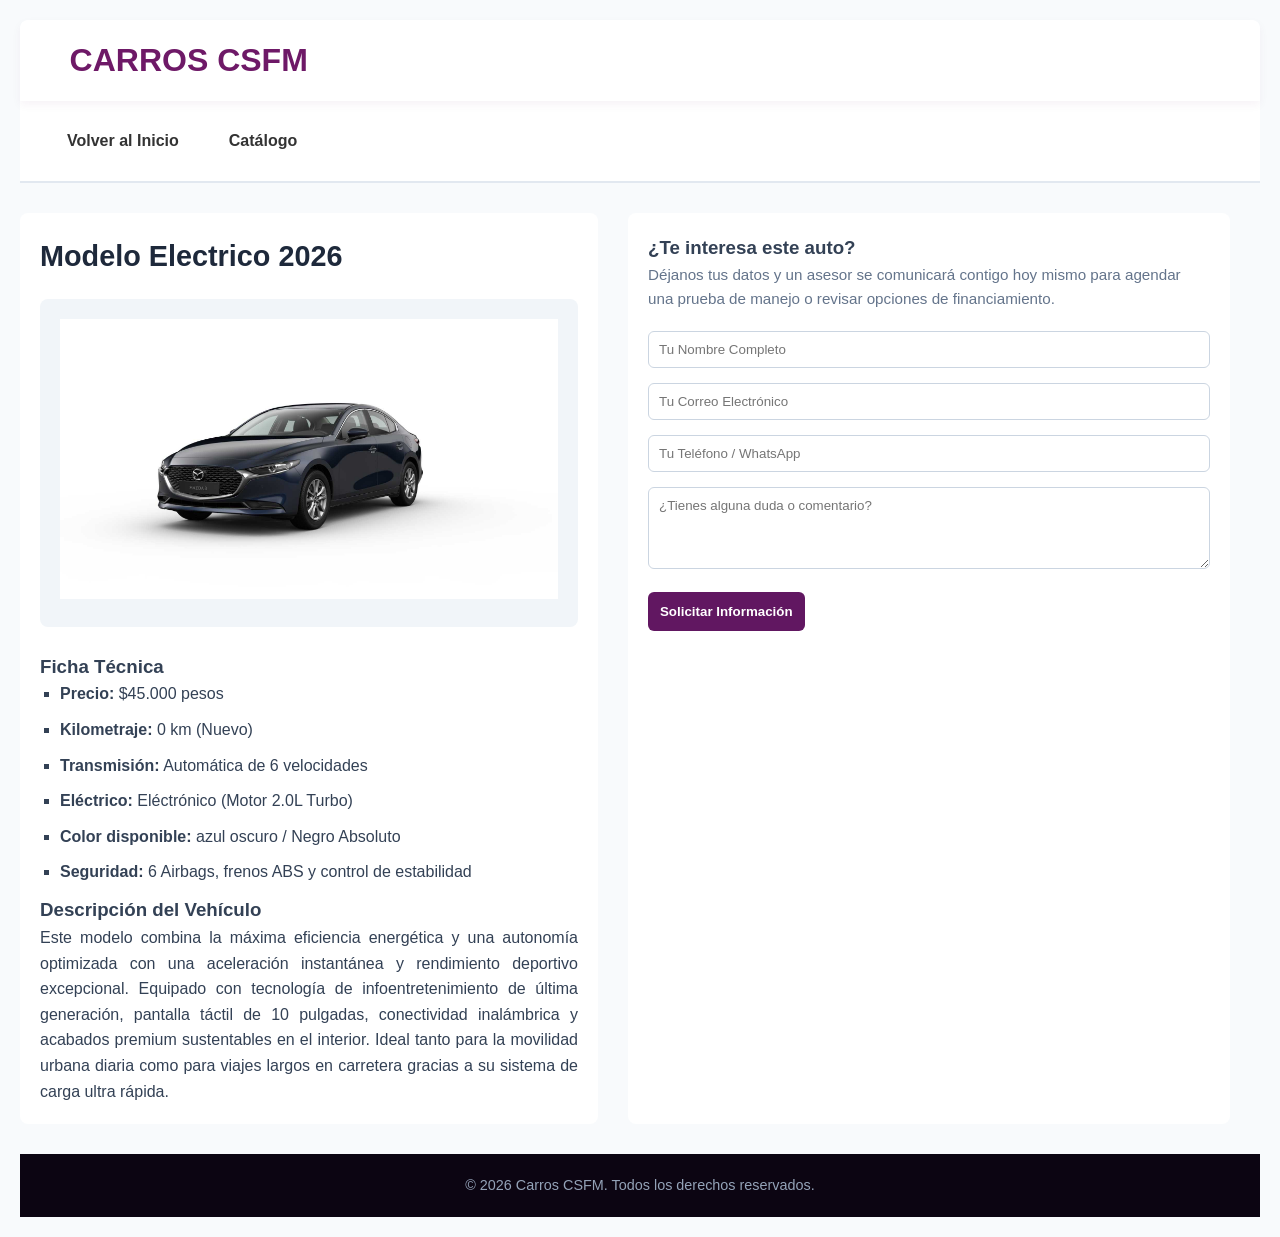
<file: carro-electrico.html>
<!doctype html>
<html lang="es">
  <head>
    <meta charset="UTF-8" />
    <meta name="viewport" content="width=device-width, initial-scale=1.0" />
    <title>Detalles: Modelo Eléctrico - CARROS CSFM</title>
    <link rel="stylesheet" href="css/Style_cars.css" />
    <link rel="stylesheet" href="css/Style.css" />
  </head>
  <body>
    <div class="container">
      <header class="header">
        <h1>CARROS CSFM</h1>
      </header>

      <nav class="nav">
        <ul>
          <li><a href="index.html">Volver al Inicio</a></li>
          <li><a href="index.html#catalogo">Catálogo</a></li>
        </ul>
      </nav>
      
      <div class="main-wrapper clearfix">
        <main class="main">
          <div class="detalle-producto">
            <h2>Modelo Electrico 2026</h2>

            <div class="car-image-container">
              <img src="imagenes/carro2.png" alt="Modelo Elétrico" />
            </div>

            <h3>Ficha Técnica</h3>
            <ul class="ficha-tecnica">
              <li><strong>Precio:</strong> $45.000 pesos</li>
              <li><strong>Kilometraje:</strong> 0 km (Nuevo)</li>
              <li><strong>Transmisión:</strong> Automática de 6 velocidades</li>
              <li><strong>Eléctrico:</strong> Eléctrónico (Motor 2.0L Turbo)</li>
              <li>
                <strong>Color disponible:</strong> azul oscuro / Negro Absoluto
              </li>
              <li>
                <strong>Seguridad:</strong> 6 Airbags, frenos ABS y control de
                estabilidad
              </li>
            </ul>

            <h3>Descripción del Vehículo</h3>
            <p class="descripcion-texto">
              Este modelo combina la máxima eficiencia energética y 
              una autonomía optimizada con una aceleración instantánea
               y rendimiento deportivo excepcional. Equipado con tecnología 
               de infoentretenimiento de última generación, pantalla táctil de 10 pulgadas, 
               conectividad inalámbrica y acabados premium sustentables en el interior. 
               Ideal tanto para la movilidad urbana diaria como para viajes largos en carretera 
               gracias a su sistema de carga ultra rápida.
            </p>
          </div>
        </main>

        <aside class="sidebar">
          <div class="contacto-asesor">
            <h3>¿Te interesa este auto?</h3>
            <p class="contacto-instrucciones">
              Déjanos tus datos y un asesor se comunicará contigo hoy mismo para
              agendar una prueba de manejo o revisar opciones de financiamiento.
            </p>

            <form action="#" class="formulario-contacto">
              <input type="text" placeholder="Tu Nombre Completo" required />
              <input
                type="email"
                placeholder="Tu Correo Electrónico"
                required
              />
              <input type="tel" placeholder="Tu Teléfono / WhatsApp" required />
              <textarea
                placeholder="¿Tienes alguna duda o comentario?"
                rows="4"
              ></textarea>

              <button type="submit" class="btn-enviar">
                Solicitar Información
              </button>
            </form>
          </div>
        </aside>
      </div>

      <footer class="footer">
        <p>© 2026 Carros CSFM. Todos los derechos reservados.</p>
      </footer>
    </div>
  </body>
</html>
</file>
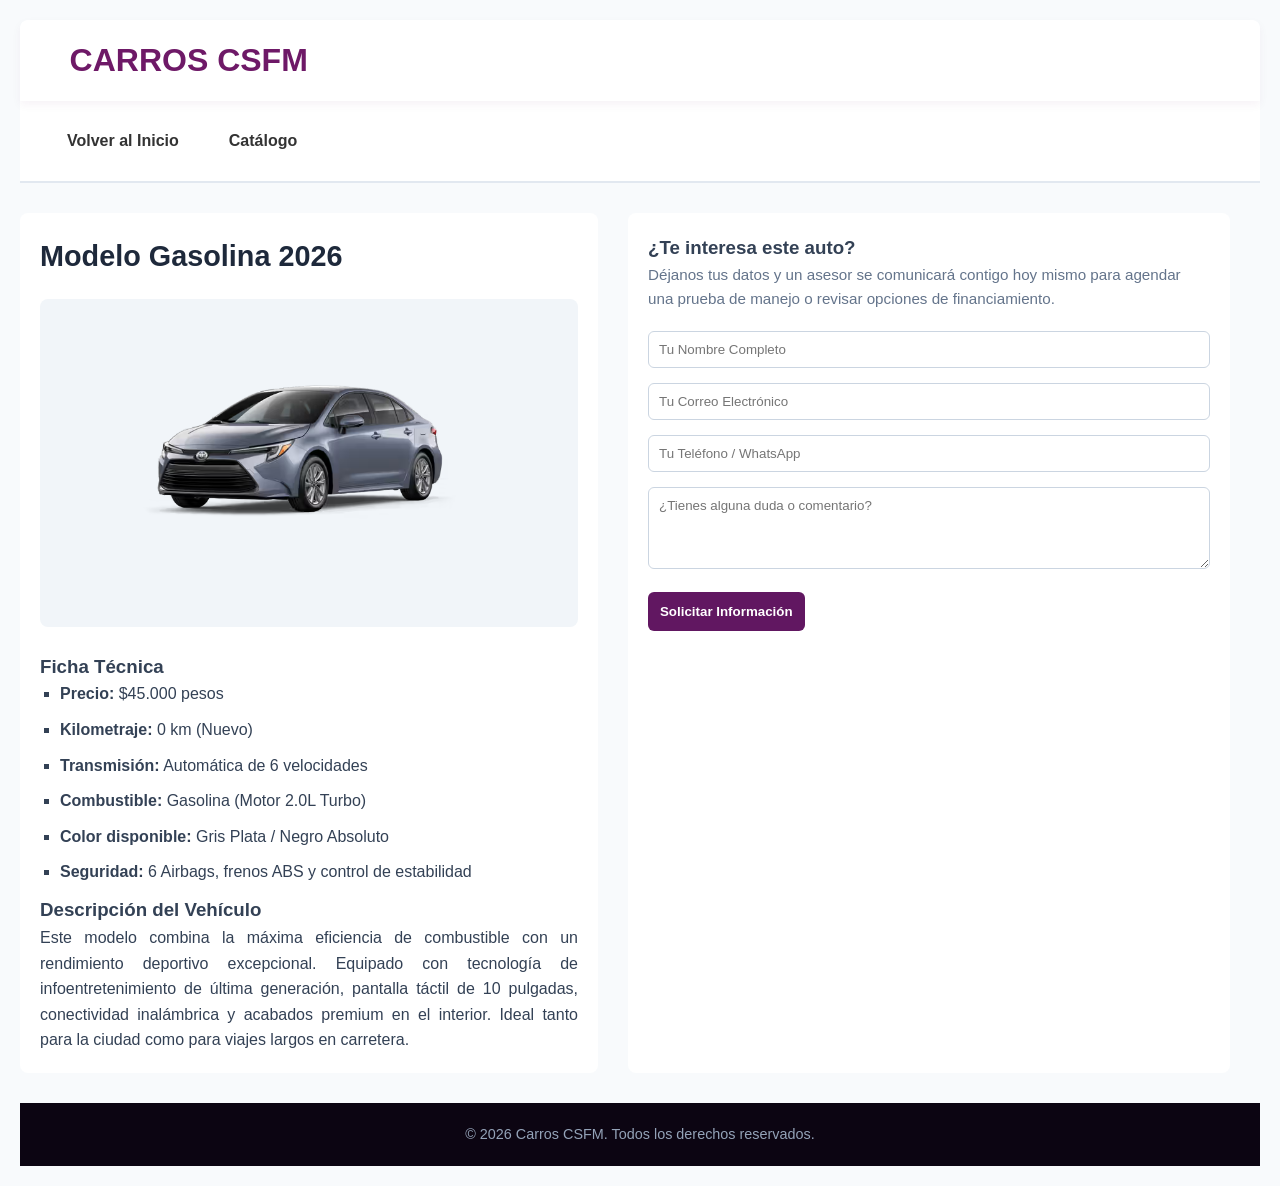
<file: carro-gasolina.html>
<!doctype html>
<html lang="es">
  <head>
    <meta charset="UTF-8" />
    <meta name="viewport" content="width=device-width, initial-scale=1.0" />
    <title>Detalles: Modelo Gasolina - CARROS CSFM</title>
    <link rel="stylesheet" href="css/Style_cars.css" />
    <link rel="stylesheet" href="css/Style.css" />
  </head>
  <body>
    <div class="container">
      <header class="header">
        <h1>CARROS CSFM</h1>
      </header>
            
      <nav class="nav">
        <ul>
          <li><a href="index.html">Volver al Inicio</a></li>
          <li><a href="index.html#catalogo">Catálogo</a></li>
        </ul>
      </nav>

      <div class="main-wrapper clearfix">
        <main class="main">
          <div class="detalle-producto">
            <h2>Modelo Gasolina 2026</h2>

            <div class="car-image-container">
              <img src="imagenes/carro1.png" alt="Modelo Gasolina" />
            </div>

            <h3>Ficha Técnica</h3>
            <ul class="ficha-tecnica">
              <li><strong>Precio:</strong> $45.000 pesos</li>
              <li><strong>Kilometraje:</strong> 0 km (Nuevo)</li>
              <li><strong>Transmisión:</strong> Automática de 6 velocidades</li>
              <li><strong>Combustible:</strong> Gasolina (Motor 2.0L Turbo)</li>
              <li>
                <strong>Color disponible:</strong> Gris Plata / Negro Absoluto
              </li>
              <li>
                <strong>Seguridad:</strong> 6 Airbags, frenos ABS y control de
                estabilidad
              </li>
            </ul>

            <h3>Descripción del Vehículo</h3>
            <p class="descripcion-texto">
              Este modelo combina la máxima eficiencia de combustible con un
              rendimiento deportivo excepcional. Equipado con tecnología de
              infoentretenimiento de última generación, pantalla táctil de 10
              pulgadas, conectividad inalámbrica y acabados premium en el
              interior. Ideal tanto para la ciudad como para viajes largos en
              carretera.
            </p>
          </div>
        </main>

        <aside class="sidebar">
          <div class="contacto-asesor">
            <h3>¿Te interesa este auto?</h3>
            <p class="contacto-instrucciones">
              Déjanos tus datos y un asesor se comunicará contigo hoy mismo para
              agendar una prueba de manejo o revisar opciones de financiamiento.
            </p>

            <form action="#" class="formulario-contacto">
              <input type="text" placeholder="Tu Nombre Completo" required />
              <input
                type="email"
                placeholder="Tu Correo Electrónico"
                required
              />
              <input type="tel" placeholder="Tu Teléfono / WhatsApp" required />
              <textarea
                placeholder="¿Tienes alguna duda o comentario?"
                rows="4"
              ></textarea>

              <button type="submit" class="btn-enviar">
                Solicitar Información
              </button>
            </form>
          </div>
        </aside>
      </div>

      <footer class="footer">
        <p>© 2026 Carros CSFM. Todos los derechos reservados.</p>
      </footer>
    </div>
  </body>
</html>
</file>
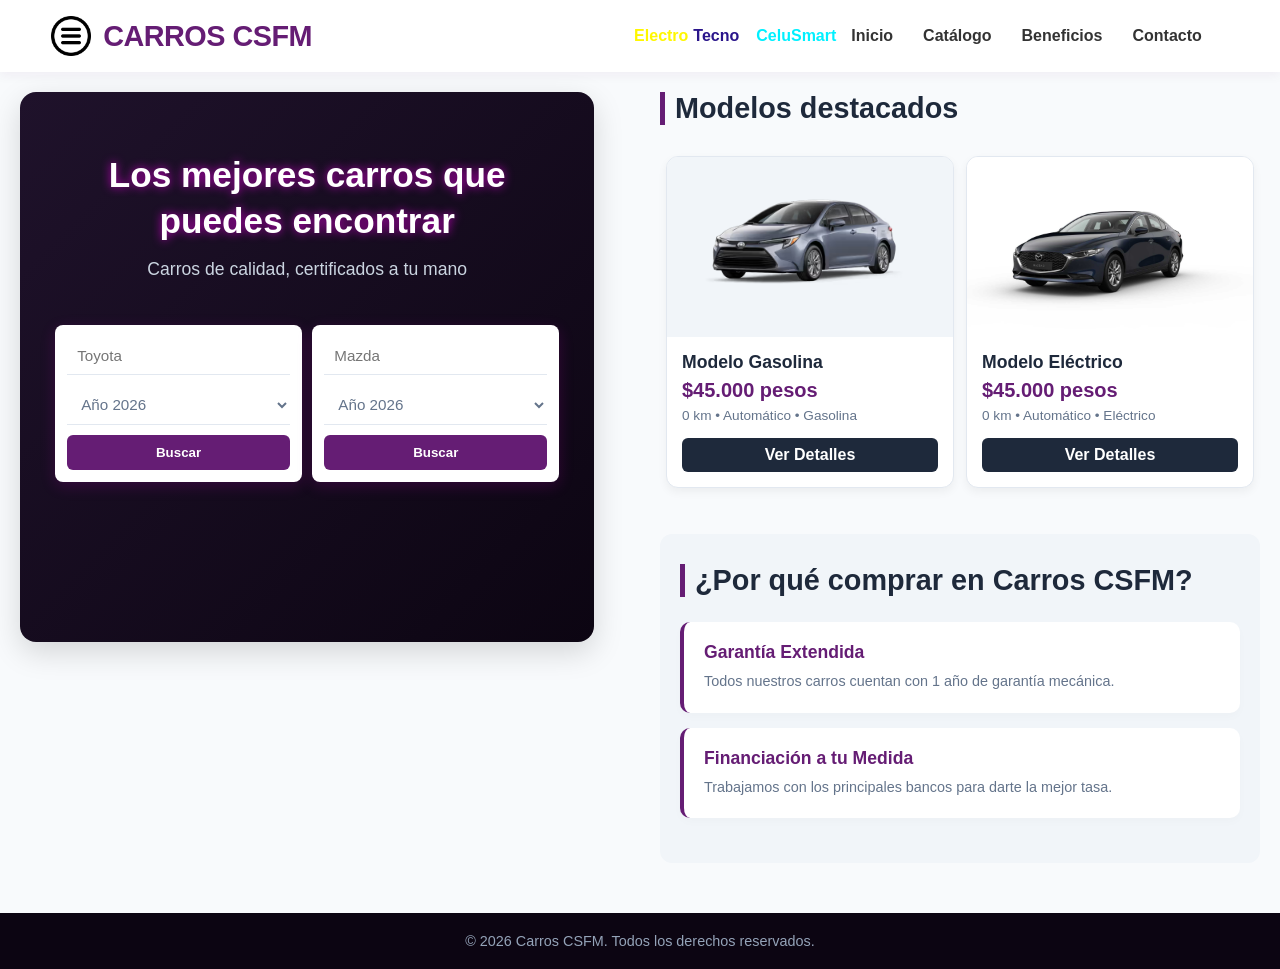
<file: cars.html>
<!doctype html>
<html lang="es">
  <head>
    <meta charset="UTF-8" />
    <meta name="viewport" content="width=device-width, initial-scale=1.0" />
    <title>CARROS CSFM</title>
    <link rel="stylesheet" href="css/Style.css" />
  </head>
  <body>
    <div class="container">
      <header class="header">
        <div class="logo-area">
          <img src="imagenes/menu-icon.png" alt="menu-pagina" />
          <h1>CARROS CSFM</h1>
        </div>
        <nav class="nav">
          <ul>
            <a class="logo" href="index.html">Electro<span>Tecno</span></a>
            <a class="logoCelu" href="pag1.html">CeluSmart</a>
            <li><a href="#inicio">Inicio</a></li>
            <li><a href="#catalogo">Catálogo</a></li>
            <li><a href="#beneficios">Beneficios</a></li>
            <li><a href="#contacto">Contacto</a></li>
          </ul>
        </nav>
      </header>

      <div class="main-wrapper clearfix">
        <main class="main" id="inicio">
          <div class="presentacion-content">
            <h2>Los mejores carros que puedes encontrar</h2>
            <p>Carros de calidad, certificados a tu mano</p>

            <div class="search-container clearfix">
              <form action="search-box" class="search-form">
                <input type="text" placeholder="Toyota" />
                <select>
                  <option value="Año 2026">Año 2026</option>
                  <option value="Año 2025">Año 2025</option>
                  <option value="Año 2024">Año 2024</option>
                  <option value="Año 2023">Año 2023</option>
                  <option value="Año 2022">Año 2022</option>
                </select>
                <button type="submit">Buscar</button>
              </form>

              <form action="search-box" class="search-form">
                <input type="text" placeholder="Mazda" />
                <select>
                  <option value="Año 2026">Año 2026</option>
                  <option value="Año 2025">Año 2025</option>
                  <option value="Año 2024">Año 2024</option>
                  <option value="Año 2023">Año 2023</option>
                  <option value="Año 2022">Año 2022</option>
                </select>
                <button type="submit">Buscar</button>
              </form>
            </div>
          </div>
        </main>

        <aside class="sidebar">
          <section id="catalogo" class="catalogo-container">
            <h2 class="section-title">Modelos destacados</h2>

            <div class="car-grid clearfix">
              <article class="car-card">
                <img src="imagenes/carro1.png" alt="Modelo del carro" />
                <div class="car-info">
                  <h3>Modelo Gasolina</h3>
                  <p class="precio">$45.000 pesos</p>
                  <p class="especificaciones">0 km • Automático • Gasolina</p>
                  <a href="carro-gasolina.html" class="btn-details"
                    >Ver Detalles</a
                  >
                </div>
              </article>

              <article class="car-card">
                <img src="imagenes/carro2.png" alt="Modelo del carro" />
                <div class="car-info">
                  <h3>Modelo Eléctrico</h3>
                  <p class="precio">$45.000 pesos</p>
                  <p class="especificaciones">0 km • Automático • Eléctrico</p>
                  <a href="carro-electrico.html" class="btn-details"
                    >Ver Detalles</a
                  >
                </div>
              </article>
            </div>
          </section>

          <section id="beneficios" class="benefic">
            <h2 class="section-title">¿Por qué comprar en Carros CSFM?</h2>
            <div class="benefits-grid">
              <div class="benefit-item">
                <h3>Garantía Extendida</h3>
                <p>
                  Todos nuestros carros cuentan con 1 año de garantía mecánica.
                </p>
              </div>
              <div class="benefit-item">
                <h3>Financiación a tu Medida</h3>
                <p>
                  Trabajamos con los principales bancos para darte la mejor
                  tasa.
                </p>
              </div>
            </div>
          </section>
        </aside>
      </div>

      <footer class="footer">
        <p>© 2026 Carros CSFM. Todos los derechos reservados.</p>
      </footer>
    </div>
  </body>
</html>
</file>
<file: css/Style_cars.css>
* {
  box-sizing: border-box; 
  margin: 0;              
  padding: 0;             
}

body {
  font-family: 'Segoe UI', Arial, sans-serif;
  background-color: #f8fafc; 
  color: #334155;            
  line-height: 1.6;
}

main {
  background-color: #ffffff;
  padding: 30px;
  border-radius: 8px;
}

aside {
  background-color: #ffffff;
  padding: 30px;
  border-radius: 8px;
}

footer {
  text-align: center;
  padding: 30px;
  color: #64748b;
  margin-top: 40px;
}

.container {
  max-width: 1200px;
  margin: 0 auto;
  padding: 20px;
}

.header {
  background-color: #fff3fd; 
  color: #ffffff;
  padding: 25px;
  border-radius: 8px 8px 0 0;
  text-align: center;
}

.header {
  background-color: #ffffff; 
  color: #6e1967;
  padding: 25px;
  border-radius: 8px 8px 0 0;
  text-align: center;
}

.nav {
  background-color: #ffffff;
  padding: 15px 20px;
  border-bottom: 2px solid #e2e8f0;
}

.main-wrapper {
  display: flex;
  gap: 30px;
  margin-top: 30px;
}

.car-image-container {
  background-color: #f1f5f9;
  padding: 20px;
  border-radius: 8px;
  text-align: center;
  margin-bottom: 25px;
}

.contacto-instrucciones {
  font-size: 0.95rem;
  color: #64748b;
  margin-bottom: 20px;
}

.descripcion-texto {
  text-align: justify;
}

.btn-enviar {
  background-color: #611761; 
  color: #ffffff;
  border: none;
  padding: 12px;
  font-weight: bold;
  border-radius: 6px;
  cursor: pointer;
}

#formulario-registro {
  border: 1px solid #e2e8f0;
}

.nav ul {
  list-style: none;
  display: flex;
  gap: 20px;
}

.nav a {
  color: #2563eb;
  text-decoration: none;
  font-weight: 600;
}

.detalle-producto h2 {
  font-size: 1.8rem;
  color: #1e293b;
  margin-bottom: 20px;
}

.car-image-container img {
  max-width: 100%;
  height: auto;
}

ul.ficha-tecnica li {
  margin-bottom: 10px;
  list-style-type: square;
  margin-left: 20px;
}

.formulario-contacto input, 
.formulario-contacto textarea {
  width: 100%;
  padding: 10px;
  margin-bottom: 15px;
  border: 1px solid #cbd5e1;
  border-radius: 6px;
  font-family: inherit;
}
</file>
<file: css/Style.css>
* {
    margin: 0;
    padding: 0;
    box-sizing: border-box;
    font-family: 'Segoe UI', Tahoma, Geneva, Verdana, sans-serif;
}

html {
    scroll-behavior: smooth;
    background-color: #f8fafc;
    color: #1e293b;
}

.container {
    max-width: 1400px;
    margin: 0 auto;
}

.clearfix::after {
    content: "";
    display: table;
    clear: both;
}

.header {
    display: flex;
    justify-content: space-between;
    align-items: center;
    padding: 15px 4%;
    background-color: #ffffff;
    box-shadow: 0px 4px 10px rgba(104, 28, 97, 0.05);
    position: sticky;
    top: 0;
    z-index: 100;
}

.logo {
  color: #fff700;
  font-size: 24px;
  text-decoration: none;
  font-weight: bold;
  font-size: 16px;
}
.logo span{
  color: #2a158b;
  font-family:'Lucida Sans', 'Lucida Sans Regular', 'Lucida Grande', 'Lucida Sans Unicode', Geneva, Verdana, sans-serif;
  font-size: 24px;
  text-decoration: none;
  font-weight: bold;
  font-size: 16px;
  padding: 5px;
  border-right: 2px solid rgba(255, 255, 255, 0.3);
  padding-right: 15px;
}

.logoCelu {
  color: #00f0ff;
  font-size: 24px;
  font-family: "Gill Sans", "Gill Sans MT", Calibri, "Trebuchet MS", sans-serif;
  text-decoration: none;
  font-weight: bold;
  font-size: 16px;
}

.logo-area {
    display: flex;
    align-items: center;
    gap: 12px; 
}

.logo-area img {
    width: 40px; 
    height: 40px; 
    object-fit: contain; 
}

.logo-area h1 {
    color: #651d74;
    font-size: 1.8rem;
    font-weight: 800;
    letter-spacing: -0.5px;
}

.nav ul {
    display: flex;
    align-items: center;
    list-style: none;
    margin: 12px;
}

.nav ul li {
    margin: 0 15px;
}

.nav ul li a {
    text-decoration: none;
    color: #333333;
    font-weight: 600;
    transition: color 0.3s ease;
}

.nav ul li a:hover,.logo:hover,.logoCelu:hover,.logo span:hover {
    color: #651d74;
}

.main {
    float: left;
    width: 48%;
    padding: 20px;
}

.sidebar {
    float: right;
    width: 50%;
    padding: 20px;
}

.presentacion-content {
    background: linear-gradient(135deg, #1f122b 0%, #0c0512 100%);
    color: #ffffff;
    padding: 60px 30px;
    border-radius: 16px;
    text-align: center;
    min-height: 550px;
    box-shadow: 0px 10px 30px rgba(0, 0, 0, 0.15);
}

.presentacion-content h2 {
    color: #ffffff;
    font-size: 2.2rem;
    margin-bottom: 15px;
    text-shadow: 0px 0px 10px #bc00b9;
    line-height: 1.3;
}

.presentacion-content p {
    color: #cbd5e1;
    font-size: 1.1rem;
    margin-bottom: 40px;
}

.search-form {
    float: left;
    width: 48%;
    margin: 1%;
    background-color: #ffffff;
    padding: 12px;
    border-radius: 8px;
    box-shadow: 0px 4px 15px rgba(188, 0, 185, 0.2);
}

.search-form input, 
.search-form select {
    border: none;
    padding: 10px;
    font-size: 0.95rem;
    outline: none;
    background: transparent;
    width: 100%;
    color: #1e293b;
    border-bottom: 1px solid #e2e8f0;
    margin-bottom: 10px;
}

.search-form select {
    color: #64748b;
    cursor: pointer;
}

.search-form button {
    background-color: #651d74;
    color: #ffffff;
    border: none;
    padding: 10px 20px;
    font-weight: 600;
    border-radius: 6px;
    cursor: pointer;
    width: 100%;
    transition: background-color 0.3s ease, box-shadow 0.3s ease;
}

.search-form button:hover {
    background-color: #bc00b9;
    box-shadow: 0px 0px 10px #bc00b9;
}

.catalogo-container {
    margin-bottom: 40px;
}

.section-title {
    font-size: 1.8rem;
    margin-bottom: 25px;
    color: #1e293b;
    border-left: 5px solid #651d74;
    padding-left: 10px;
}

.car-card {
    float: left;
    width: 48%;
    margin: 1%;
    background-color: #ffffff;
    border-radius: 12px;
    overflow: hidden;
    box-shadow: 0px 4px 10px rgba(0, 0, 0, 0.05);
    border: 1px solid #e2e8f0;
    animation: fadeInUp 0.6s ease-out forwards;
}

.car-card:hover {
    transform: translateY(-5px);
    box-shadow: 0px 4px 20px rgba(101, 29, 116, 0.15);
}

.car-card img {
    width: 100%;
    height: 180px;
    object-fit: cover;
    background-color: #f1f5f9;
    display: block;
}

.car-info {
    padding: 15px;
}

.car-info h3 {
    font-size: 1.1rem;
    margin-bottom: 6px;
    color: #1e293b;
}

.precio {
    font-size: 1.25rem;
    font-weight: 700;
    color: #651d74;
    margin-bottom: 6px;
}

.especificaciones {
    color: #64748b;
    font-size: 0.85rem;
    margin-bottom: 15px;
}

.btn-details {
    display: block;
    text-align: center;
    text-decoration: none;
    background-color: #1e293b;
    color: #ffffff;
    padding: 8px;
    border-radius: 6px;
    font-weight: 600;
    transition: background-color 0.3s ease;
}

.btn-details:hover {
    background-color: #651d74;
}

.benefic {
    background-color: #f1f5f9;
    padding: 30px 20px;
    border-radius: 12px;
}

.benefit-item {
    background-color: #ffffff;
    padding: 20px;
    border-radius: 10px;
    margin-bottom: 15px;
    box-shadow: 0px 4px 10px rgba(0, 0, 0, 0.02);
    border-left: 4px solid #651d74;
}

.benefit-item h3 {
    font-size: 1.1rem;
    color: #651d74;
    margin-bottom: 8px;
}

.benefit-item p {
    color: #64748b;
    line-height: 1.5;
    font-size: 0.9rem;
}

.footer {
    background-color: #0c0512;
    color: #94a3b8;
    text-align: center;
    padding: 20px 5%;
    font-size: 0.9rem;
    margin-top: 30px;
}

@keyframes fadeInUp {
    from {
        opacity: 0;
        transform: translateY(20px);
    }
    to {
        opacity: 1;
        transform: translateY(0);
    }
}

.car-card {
    animation: fadeInUp 0.6s ease-out forwards;
}

.car-grid .car-card:nth-child(1) { animation-delay: 0.1s; }
.car-grid .car-card:nth-child(2) { animation-delay: 0.2s; }
</file>
